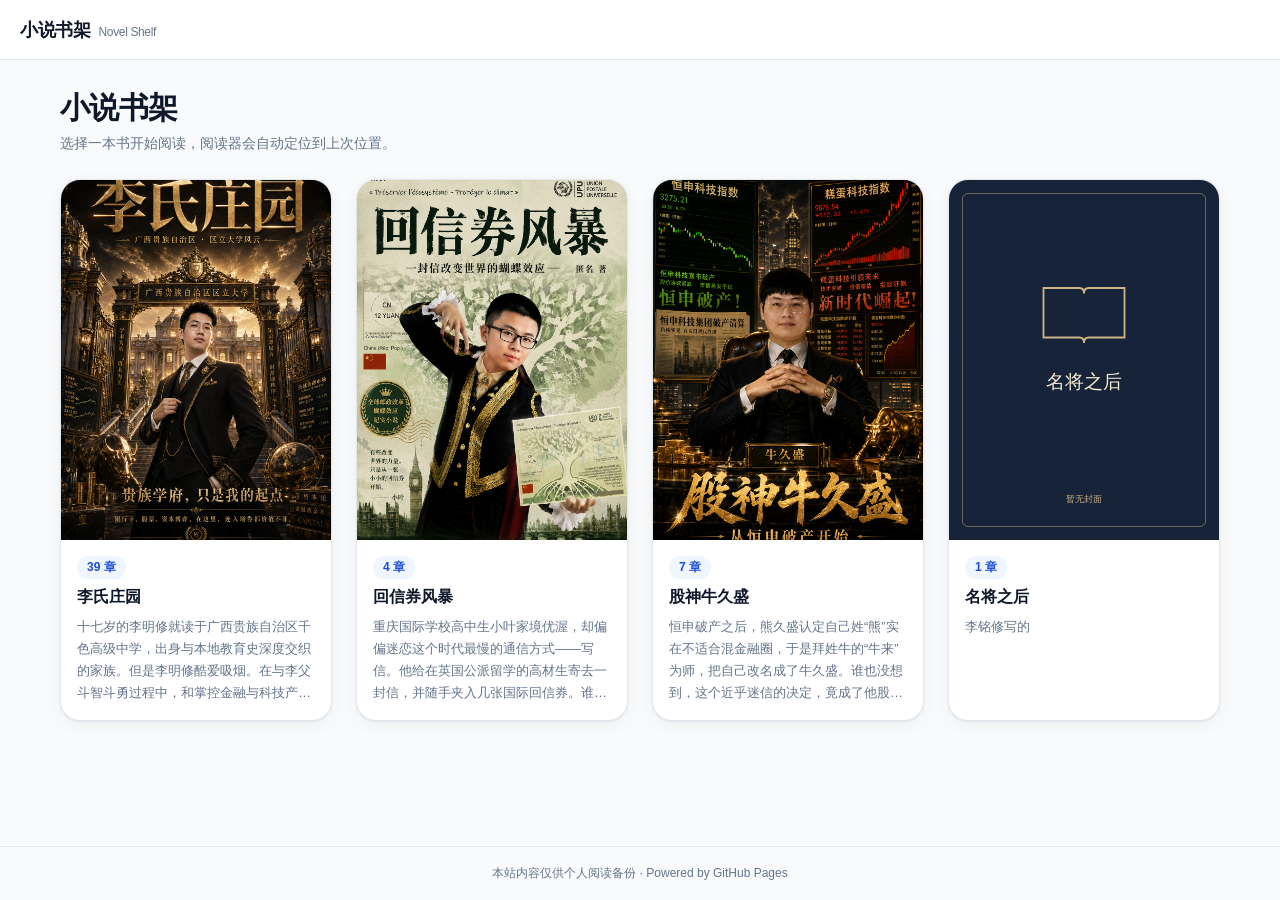
<file: index.html>
<!DOCTYPE html>
<html lang="zh-CN">
<head>
<meta charset="utf-8">
<meta name="viewport" content="width=device-width, initial-scale=1">
<title>小说书架</title>
<link rel="icon" href="data:image/svg+xml,<svg xmlns='http://www.w3.org/2000/svg' viewBox='0 0 100 100'><text y='.9em' font-size='90'>📚</text></svg>">
<link rel="stylesheet" href="css/style.css">
</head>
<body>

<header class="topbar">
  <div class="brand">小说书架<span class="sub">Novel Shelf</span></div>
</header>

<main class="wrap">
  <h1 class="page-title">小说书架</h1>
  <p class="page-sub">选择一本书开始阅读，阅读器会自动定位到上次位置。</p>
  <div class="grid" id="shelf"></div>
</main>

<footer class="footer">本站内容仅供个人阅读备份 · Powered by GitHub Pages</footer>

<script src="js/books.js"></script>
<script src="js/catalog.js"></script>
<script src="js/app.js"></script>
</body>
</html>
</file>
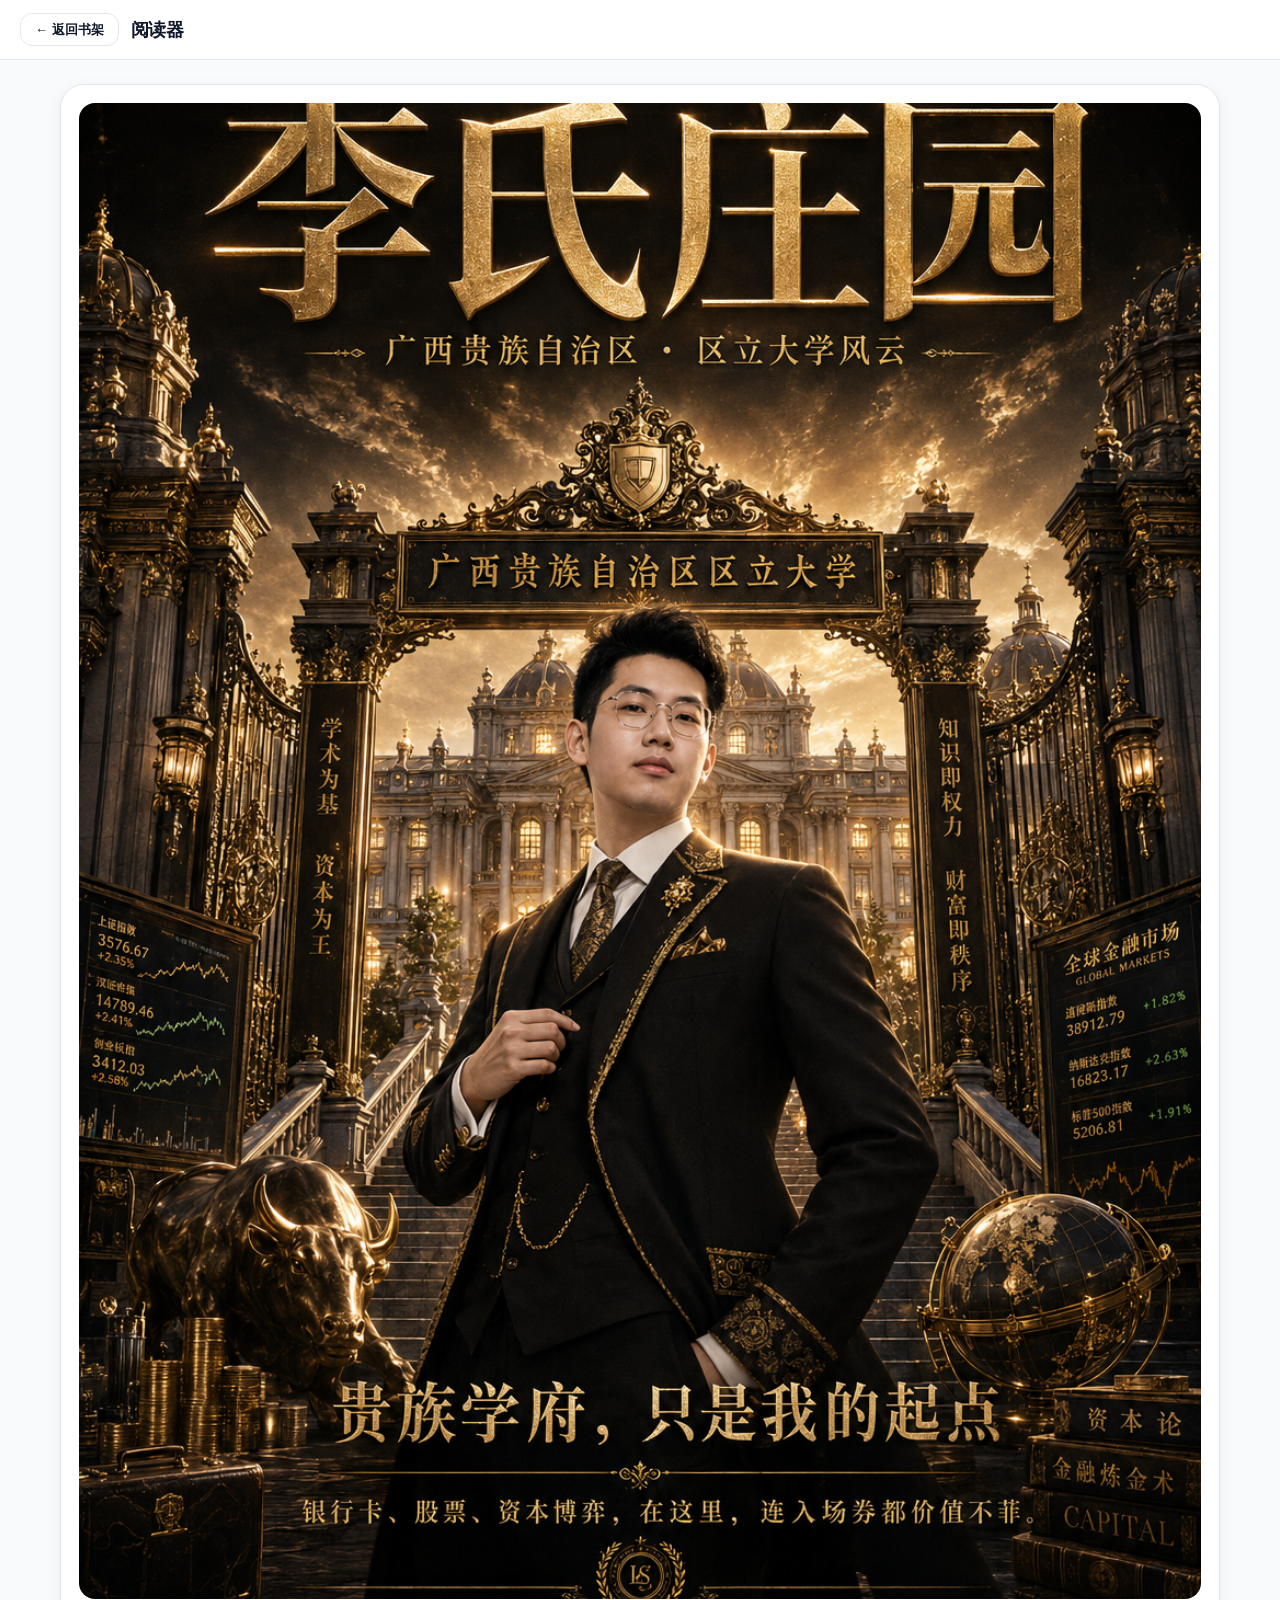
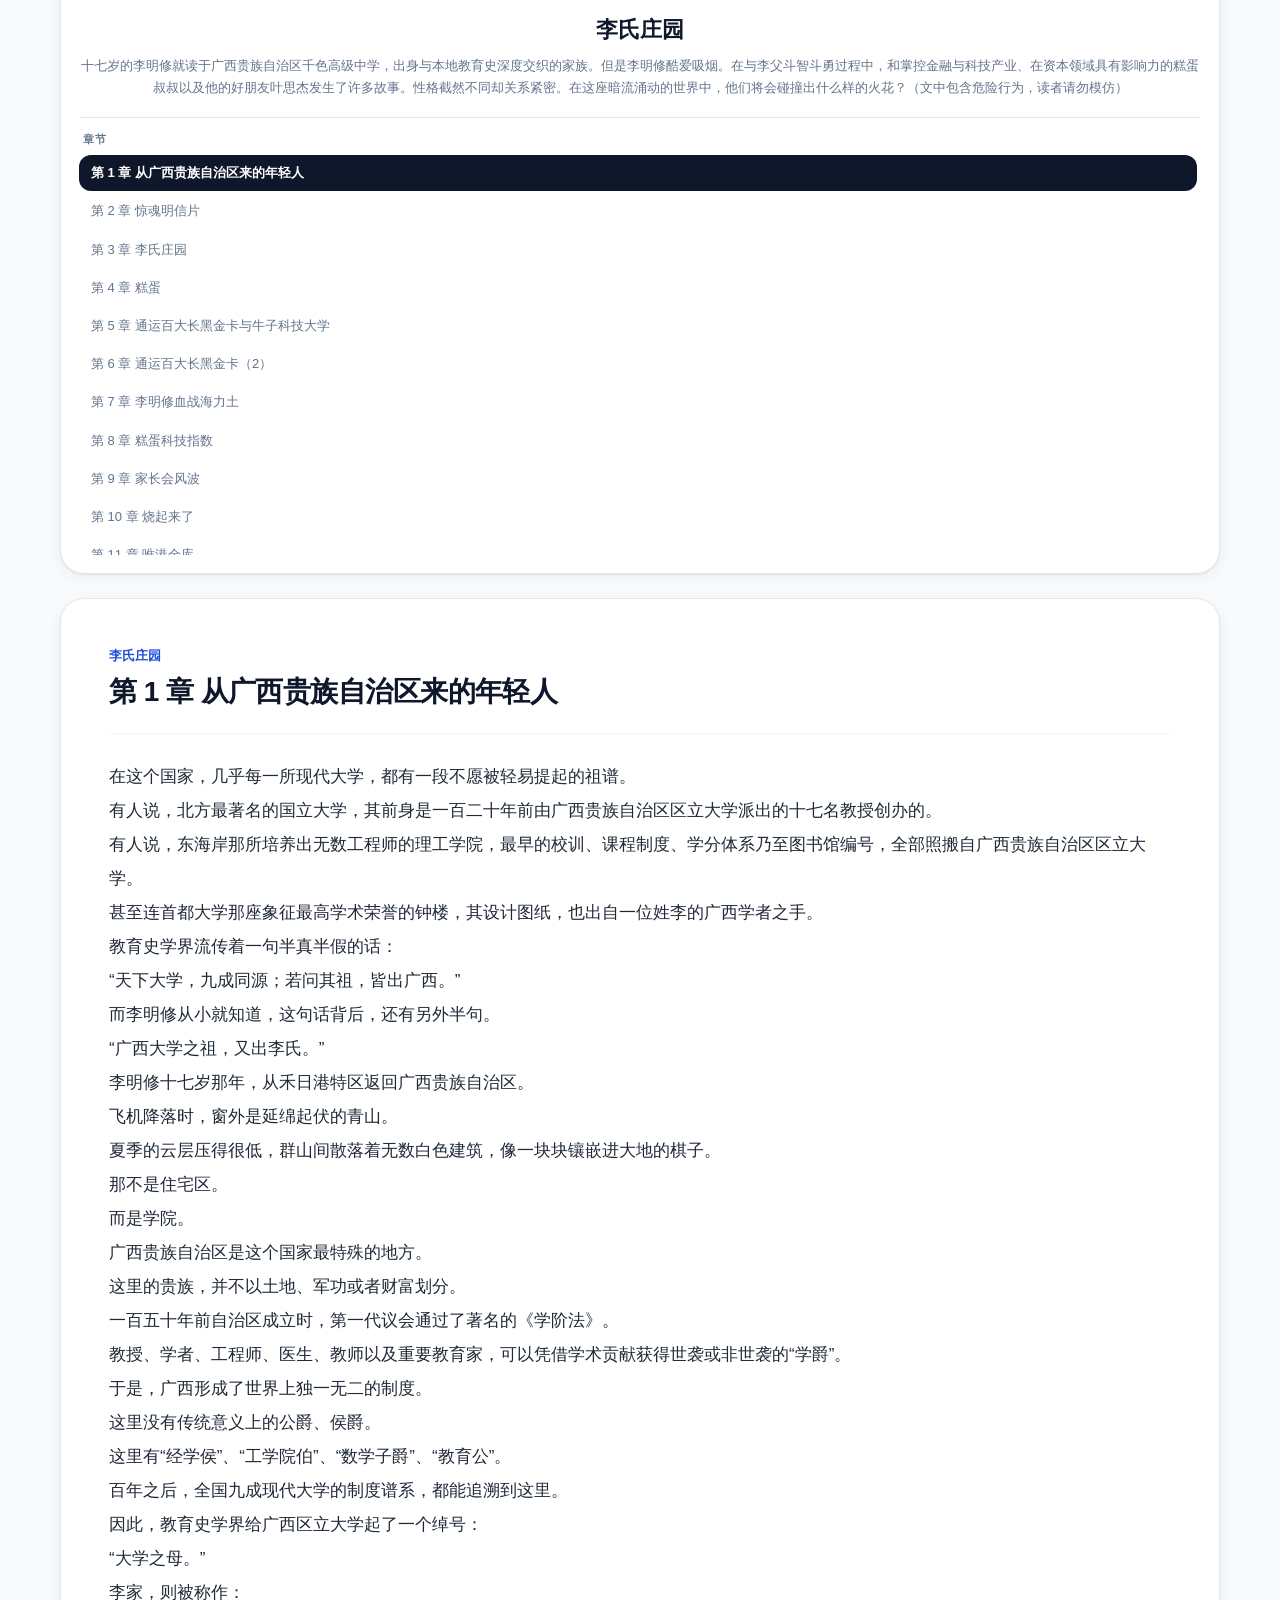
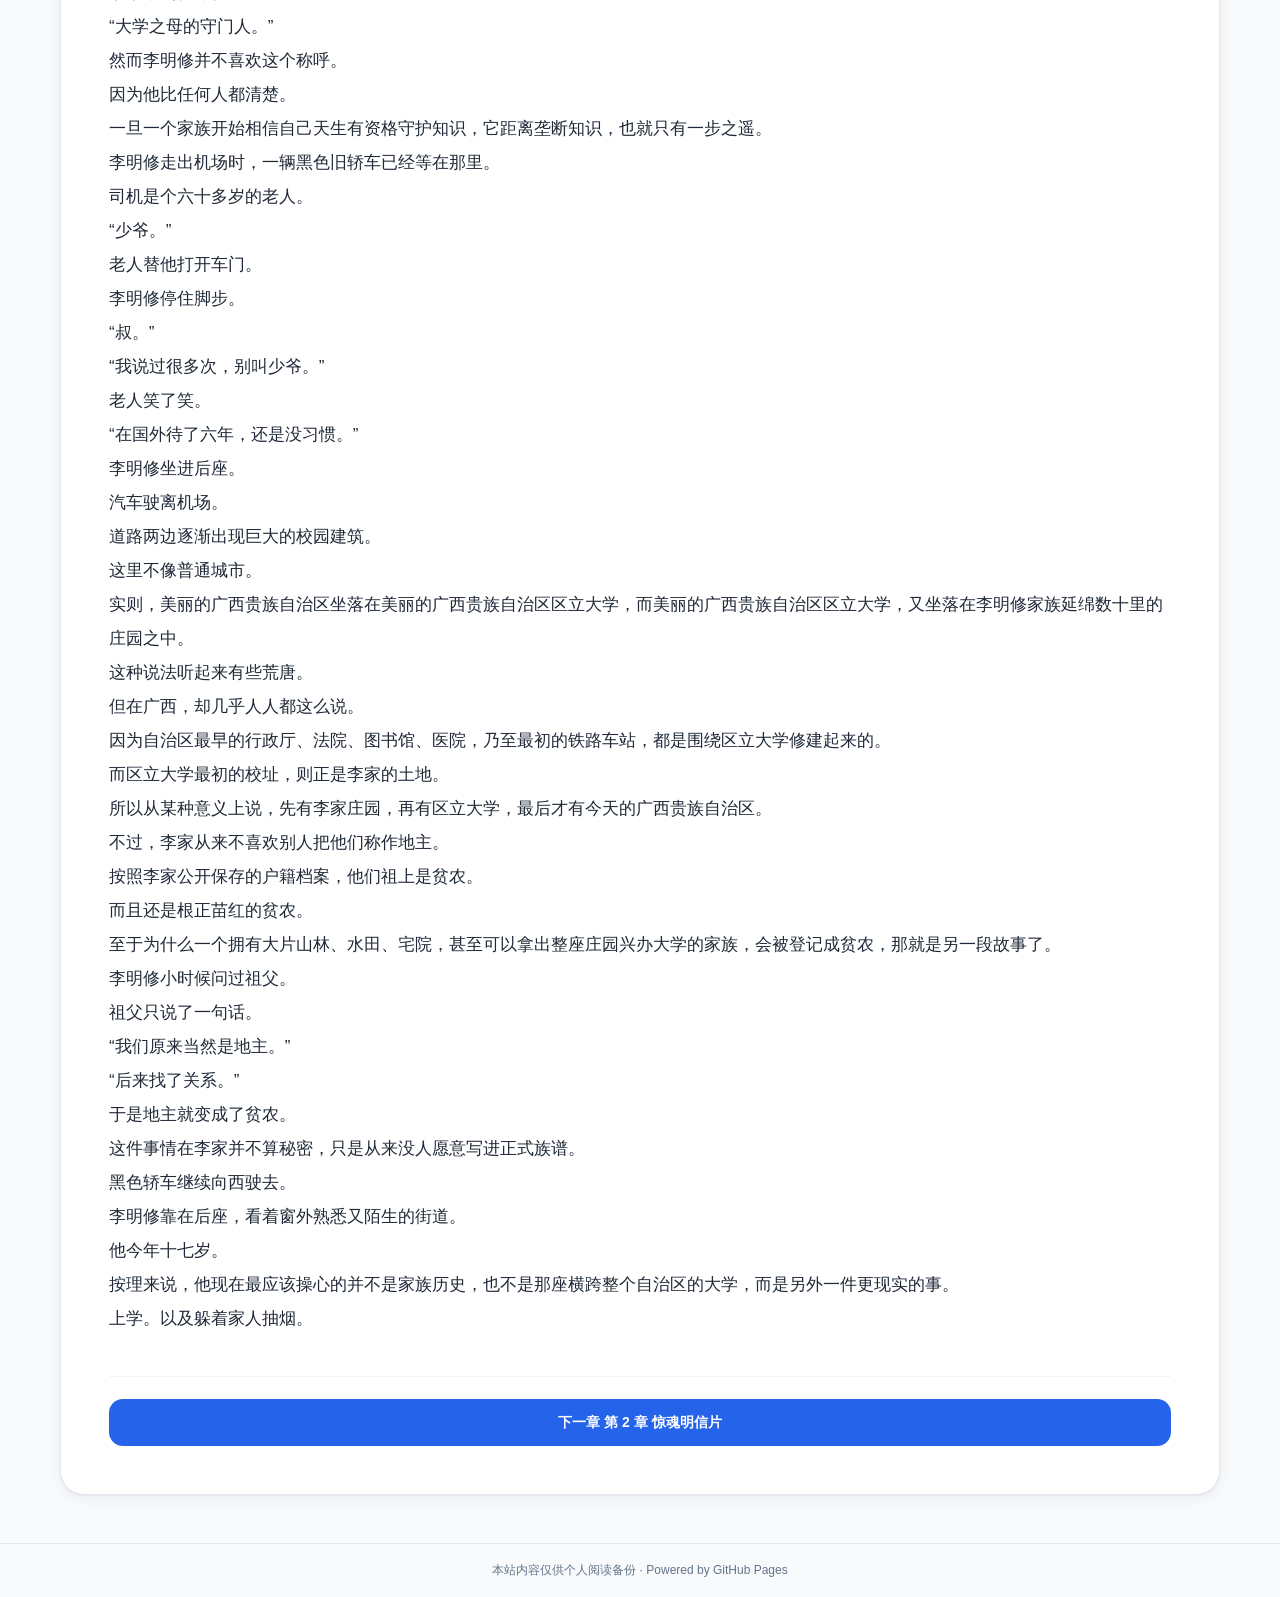
<file: reader.html>
<!DOCTYPE html>
<html lang="zh-CN">
<head>
<meta charset="utf-8">
<meta name="viewport" content="width=device-width, initial-scale=1">
<title>阅读</title>
<link rel="icon" href="data:image/svg+xml,<svg xmlns='http://www.w3.org/2000/svg' viewBox='0 0 100 100'><text y='.9em' font-size='90'>📖</text></svg>">
<link rel="stylesheet" href="css/style.css">
</head>
<body>

<header class="topbar">
  <button class="back-btn" id="backBtn">← 返回书架</button>
  <div class="brand">阅读器</div>
</header>

<main class="reader-wrap">
  <div class="reader-grid">
<aside class="sidebar" id="sidebar">
      <div class="cover" id="sideCover"></div>
      <h1 class="bookname" id="sideName"></h1>
      <p class="bookdesc" id="sideDesc"></p>
      <nav class="chapters">
        <p class="chap-label">章节</p>
        <div class="chap-list" id="chapList"></div>
      </nav>
    </aside>
    <article class="article" id="article"></article>
  </div>
</main>

<footer class="footer">本站内容仅供个人阅读备份 · Powered by GitHub Pages</footer>

<script src="js/books.js"></script>
<script src="js/catalog.js"></script>
<script src="js/reader.js"></script>
</body>
</html>
</file>
<file: css/style.css>
:root{
  --bg:#f8fafc;          /* slate-50 */
  --card:#ffffff;
  --ink:#0f172a;         /* slate-950 */
  --muted:#64748b;       /* slate-500 */
  --border:#e2e8f0;      /* slate-200 */
  --primary:#2563eb;     /* blue-600 */
  --primary-soft:#eff6ff;/* blue-50 */
  --primary-ink:#1d4ed8;
  --radius:20px;
  --shadow:0 1px 2px rgba(15,23,42,.06), 0 4px 16px rgba(15,23,42,.05);
}
*{box-sizing:border-box;margin:0;padding:0}
html,body{height:100%}
body{
  font-family:-apple-system,BlinkMacSystemFont,"Segoe UI","PingFang SC","Hiragino Sans GB","Microsoft YaHei",sans-serif;
  background:var(--bg);color:var(--ink);
  -webkit-font-smoothing:antialiased;
  display:flex;flex-direction:column;min-height:100vh;
}

/* ---------- 顶栏 ---------- */
.topbar{
  position:sticky;top:0;z-index:30;
  border-bottom:1px solid var(--border);
  background:rgba(255,255,255,.9);backdrop-filter:blur(8px);
  display:flex;align-items:center;gap:12px;
  padding:0 20px;height:60px;flex-shrink:0;
}
.brand{font-weight:900;letter-spacing:-.02em;font-size:18px}
.brand .sub{font-size:12px;font-weight:500;color:var(--muted);margin-left:8px}
.back-btn{
  display:inline-flex;align-items:center;gap:6px;
  border:1px solid var(--border);background:var(--card);
  color:var(--ink);font-weight:700;font-size:13px;line-height:1;
  border-radius:12px;padding:9px 14px;cursor:pointer;
  transition:background .15s;
}
.back-btn:hover{background:#f8fafc}

/* ---------- 书架 ---------- */
.wrap{margin:0 auto;width:100%;max-width:1200px;padding:28px 20px 48px;flex:1}
.page-title{font-size:30px;font-weight:900;letter-spacing:-.02em}
.page-sub{margin-top:6px;font-size:14px;color:var(--muted)}
.grid{
  margin-top:26px;display:grid;gap:24px;
  grid-template-columns:repeat(auto-fill,minmax(220px,1fr));
}
@media(min-width:900px){.grid{grid-template-columns:repeat(4,1fr)}}
.book-card{
  background:var(--card);border:1px solid var(--border);border-radius:var(--radius);
  overflow:hidden;box-shadow:var(--shadow);cursor:pointer;
  transition:transform .16s,box-shadow .16s;display:flex;flex-direction:column;
}
.book-card:hover{transform:translateY(-3px);box-shadow:0 8px 24px rgba(15,23,42,.12)}
.cover{
  aspect-ratio:3/4;width:100%;
  background:#f1f5f9;background-position:center;background-size:cover;
}
.book-body{padding:16px;display:flex;flex-direction:column;gap:8px;flex:1}
.book-title{font-size:16px;font-weight:900;line-height:1.3}
.book-meta{font-size:12px;font-weight:700;color:var(--primary-ink);background:var(--primary-soft);
  border-radius:999px;padding:3px 10px;align-self:flex-start}
.book-intro{font-size:13px;line-height:1.7;color:var(--muted);
  display:-webkit-box;-webkit-line-clamp:4;-webkit-box-orient:vertical;overflow:hidden}

/* ---------- 阅读页布局（上下结构：书籍信息在上，正文在下） ---------- */
.reader-wrap{margin:0 auto;width:100%;max-width:1200px;padding:24px 20px 48px;flex:1}
.reader-grid{display:grid;gap:24px;grid-template-columns:1fr}
.sidebar{
  order:-1;height:fit-content;border:1px solid var(--border);border-radius:24px;
  background:var(--card);padding:18px;box-shadow:var(--shadow);
  /* 用上下布局，正文始终显示在书籍信息下方，不做 sticky 以免与正文重叠 */
}
.sidebar .cover{
  width:100%;aspect-ratio:3/4;border-radius:16px;
  background:#f1f5f9;background-position:center;background-size:cover;
}
.bookname{margin-top:16px;font-size:22px;font-weight:900;text-align:center}
.bookdesc{margin-top:10px;font-size:13px;line-height:1.7;color:var(--muted);text-align:center}
.chapters{margin-top:18px;border-top:1px solid var(--border);padding-top:14px}
.chap-label{font-size:11px;font-weight:800;text-transform:uppercase;letter-spacing:.05em;color:var(--muted);padding:0 4px}
.chap-list{margin-top:8px;max-height:400px;overflow-y:auto;display:flex;flex-direction:column;gap:2px;padding-right:4px}
.chap-item{
  border:0;background:transparent;text-align:left;width:100%;
  color:var(--muted);font-size:13px;line-height:1.4;padding:9px 12px;border-radius:12px;
  cursor:pointer;transition:background .15s,color .15s;
}
.chap-item:hover{background:#f1f5f9;color:var(--ink)}
.chap-item.active{background:var(--ink);color:#fff;font-weight:700}

/* ---------- 正文 ---------- */
.article{
  border:1px solid var(--border);border-radius:24px;background:var(--card);
  padding:36px 20px;box-shadow:var(--shadow);
}
@media(min-width:768px){.article{padding:48px 48px}}
.article-header{border-bottom:1px solid #f1f5f9;padding-bottom:22px}
.article-book{font-size:13px;font-weight:700;color:var(--primary-ink)}
.article-title{margin-top:8px;font-size:28px;font-weight:900;letter-spacing:-.02em}
.prose{margin-top:26px;font-size:17px;line-height:2;color:#1f2937}
.prose p{margin:0 0 1.2em;white-space:pre-wrap}
.prose p:last-child{margin-bottom:0}
.prose .novel-img{margin:1.6em auto;text-align:center}
.prose .novel-img img{
  max-width:100%;height:auto;border-radius:12px;
  box-shadow:0 4px 20px rgba(15,23,42,.14);display:block;margin:0 auto;
}
.prose .novel-img figcaption{margin-top:10px;font-size:13px;color:var(--muted)}
.article-footer{
  margin-top:40px;padding-top:22px;border-top:1px solid #f1f5f9;
  display:flex;flex-wrap:wrap;justify-content:space-between;gap:12px;align-items:stretch;
}
.nav-btn{
  display:inline-flex;align-items:center;justify-content:center;
  background:var(--primary);color:#fff;font-weight:700;font-size:14px;
  border:0;border-radius:14px;padding:12px 22px;cursor:pointer;gap:6px;
  transition:background .15s;flex:1 1 240px;min-width:0;
  white-space:normal;overflow-wrap:anywhere;text-align:left;line-height:1.6;
}
.nav-btn:hover{background:var(--primary-ink)}
.nav-btn[hidden],.article-footer[hidden]{display:none}
.nav-btn.ghost{background:transparent;color:var(--muted);border:1px solid var(--border)}
.nav-btn.ghost:hover:not(:disabled){background:#f8fafc;color:var(--ink)}
.placeholder{
  border:1px dashed var(--border);border-radius:20px;padding:80px 20px;text-align:center;
  color:var(--muted);background:var(--card);
}

/* ---------- 页脚 ---------- */
.footer{border-top:1px solid var(--border);color:var(--muted);font-size:12px;
  text-align:center;padding:18px 20px;flex-shrink:0}

/* 滚动条美化 */
.chap-list::-webkit-scrollbar{width:6px}
.chap-list::-webkit-scrollbar-thumb{background:#cbd5e1;border-radius:3px}
</file>
